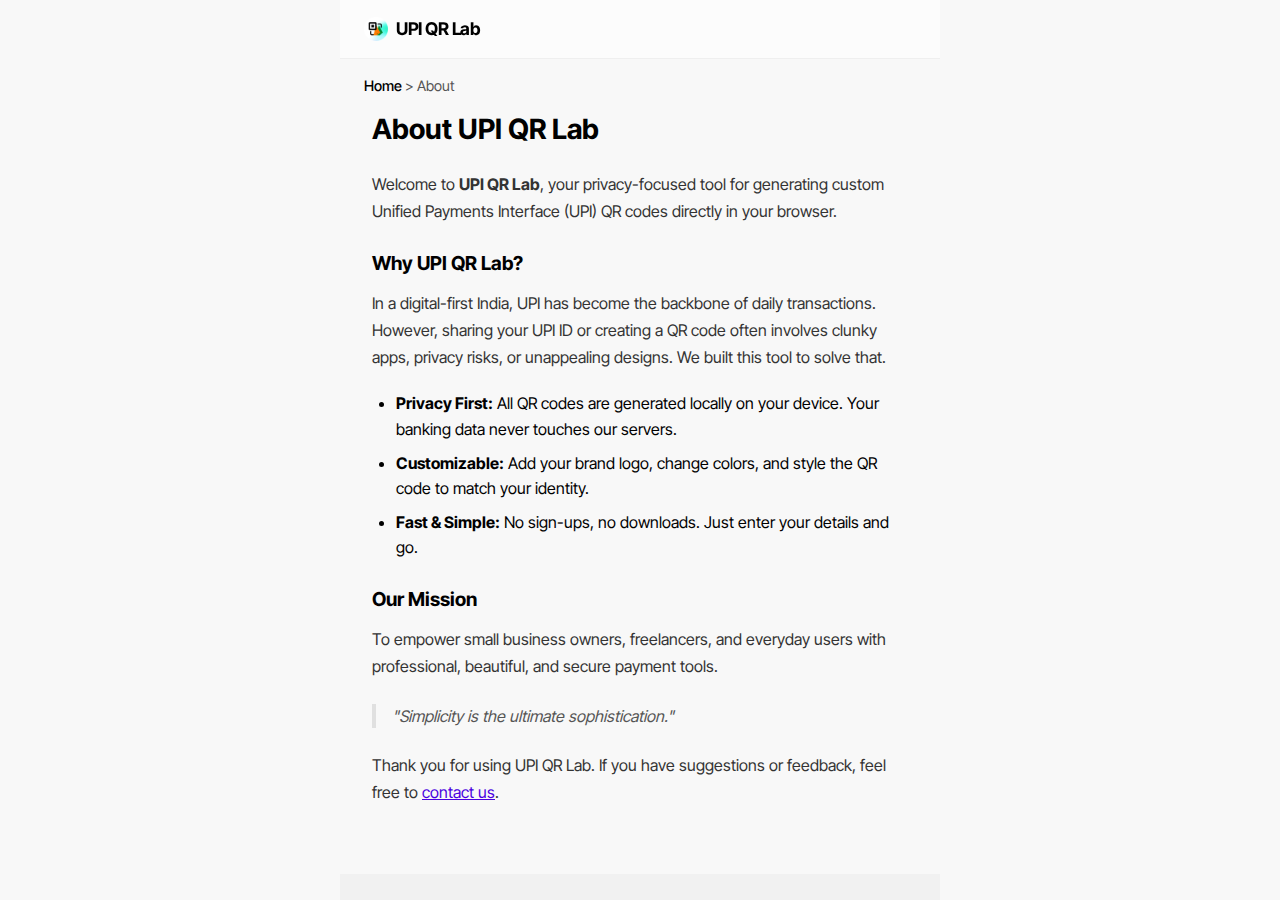
<file: pages/about/index.html>
<!DOCTYPE html>
<html lang="en">

<head>
    <meta charset="UTF-8">
    <meta name="viewport" content="width=device-width, initial-scale=1.0, maximum-scale=1.0, user-scalable=no">
    <title>About - UPI QR Lab</title>
    <meta name="theme-color" content="#ffffff">

    <link rel="stylesheet" href="/create/style.css">
    <link rel="stylesheet" href="/pages/pages.css">

    <link rel="icon" type="image/x-icon" href="/assets/favicon.ico">

    <script src="/pages/pages.js" defer></script>
</head>

<body>

    <header class="top-bar">
        <div class="logo-area">
            <a href="/" style="display: flex; align-items: center; text-decoration: none; color: inherit; gap: 0.5rem">
                <img src="/assets/favicon-32x32.png" alt="Logo" class="app-logo">
                <h1>UPI QR Lab</h1>
            </a>
        </div>
    </header>

    <div class="page-container">

        <nav class="breadcrumb">
            <a href="/">Home</a> &gt; <span>About</span>
        </nav>

        <main class="content-area">
            <h1>About UPI QR Lab</h1>

            <p>Welcome to <strong>UPI QR Lab</strong>, your privacy-focused tool for generating custom Unified Payments
                Interface (UPI) QR codes directly in your browser.</p>

            <h3>Why UPI QR Lab?</h3>
            <p>In a digital-first India, UPI has become the backbone of daily transactions. However, sharing your UPI ID
                or creating a QR code often involves clunky apps, privacy risks, or unappealing designs. We built this
                tool to solve that.</p>

            <ul>
                <li><strong>Privacy First:</strong> All QR codes are generated locally on your device. Your banking data
                    never touches our servers.</li>
                <li><strong>Customizable:</strong> Add your brand logo, change colors, and style the QR code to match
                    your identity.</li>
                <li><strong>Fast & Simple:</strong> No sign-ups, no downloads. Just enter your details and go.</li>
            </ul>

            <h3>Our Mission</h3>
            <p>To empower small business owners, freelancers, and everyday users with professional, beautiful, and
                secure payment tools.</p>

            <blockquote>
                "Simplicity is the ultimate sophistication."
            </blockquote>

            <p>Thank you for using UPI QR Lab. If you have suggestions or feedback, feel free to <a
                    href="/pages/contact">contact us</a>.</p>
        </main>

        <footer class="page-footer">
            <p>&copy; <span id="current-year"></span> UPI QR Lab. All rights reserved.</p>
            <div style="margin-top: 0.5rem;">
                <a href="/pages/privacy-policy">Privacy</a>
                <a href="/pages/disclaimer">Disclaimer</a>
            </div>
        </footer>
    </div>

</body>

</html>
</file>
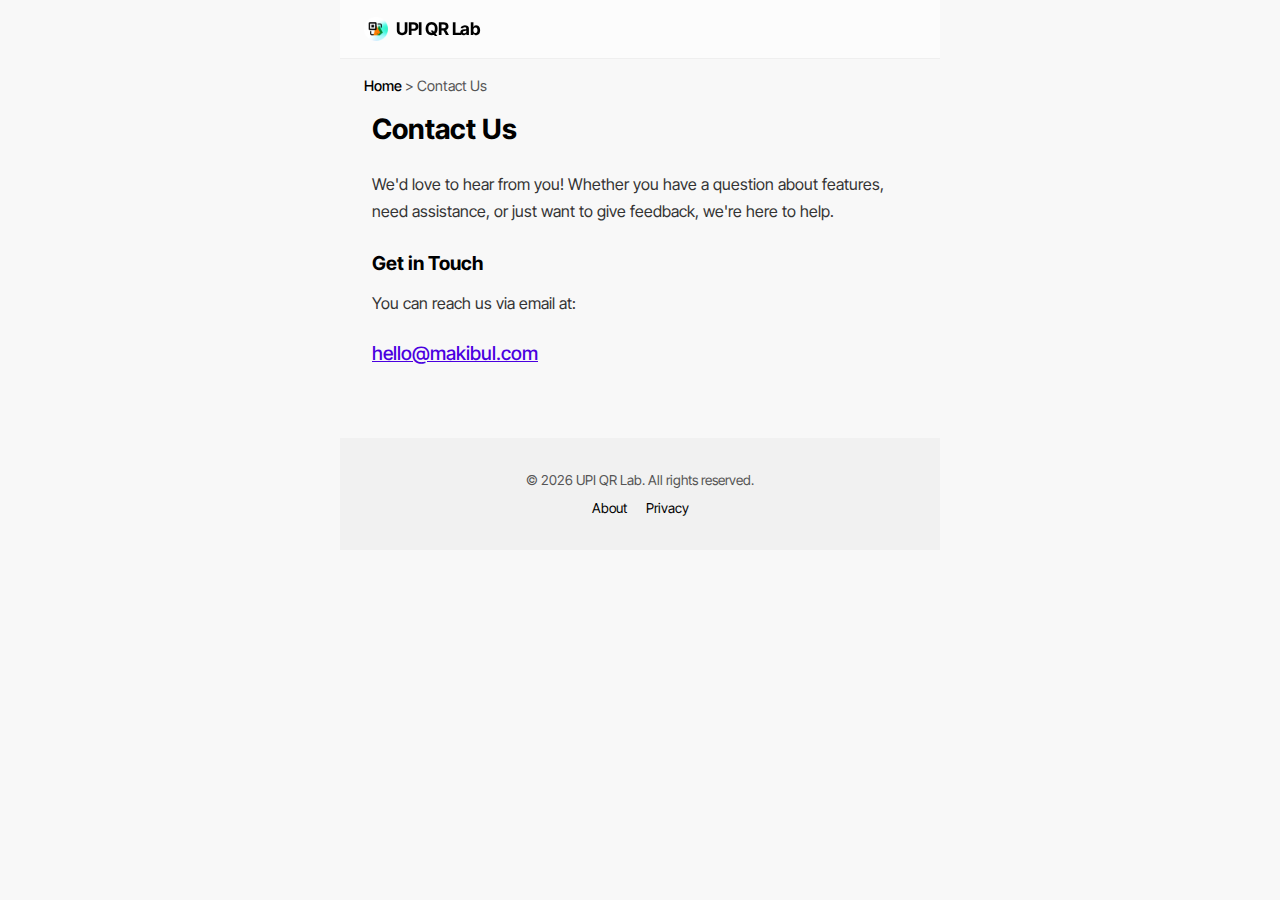
<file: pages/contact/index.html>
<!DOCTYPE html>
<html lang="en">

<head>
    <meta charset="UTF-8">
    <meta name="viewport" content="width=device-width, initial-scale=1.0, maximum-scale=1.0, user-scalable=no">
    <title>Contact Us - UPI QR Lab</title>
    <meta name="theme-color" content="#ffffff">

    <link rel="stylesheet" href="/create/style.css">
    <link rel="stylesheet" href="/pages/pages.css">

    <link rel="icon" type="image/x-icon" href="/assets/favicon.ico">

    <script src="/pages/pages.js" defer></script>
</head>

<body>

    <header class="top-bar">
        <div class="logo-area">
            <a href="/" style="display: flex; align-items: center; text-decoration: none; color: inherit; gap: 0.5rem">
                <img src="/assets/favicon-32x32.png" alt="Logo" class="app-logo">
                <h1>UPI QR Lab</h1>
            </a>
        </div>
    </header>

    <div class="page-container">
        <nav class="breadcrumb">
            <a href="/">Home</a> &gt; <span>Contact Us</span>
        </nav>

        <main class="content-area">
            <h1>Contact Us</h1>
            <p>We'd love to hear from you! Whether you have a question about features, need assistance, or just want to
                give feedback, we're here to help.</p>

            <h3>Get in Touch</h3>
            <p>You can reach us via email at:</p>
            <p style="font-size: 1.2rem; font-weight: 500;">
                <a href="mailto:hello@makibul.com">hello@makibul.com</a>
            </p>

        </main>

        <footer class="page-footer">
            <p>&copy; <span id="current-year"></span> UPI QR Lab. All rights reserved.</p>
            <div style="margin-top: 0.5rem;">
                <a href="/pages/about">About</a>
                <a href="/pages/privacy-policy">Privacy</a>
            </div>
        </footer>
    </div>

</body>

</html>
</file>
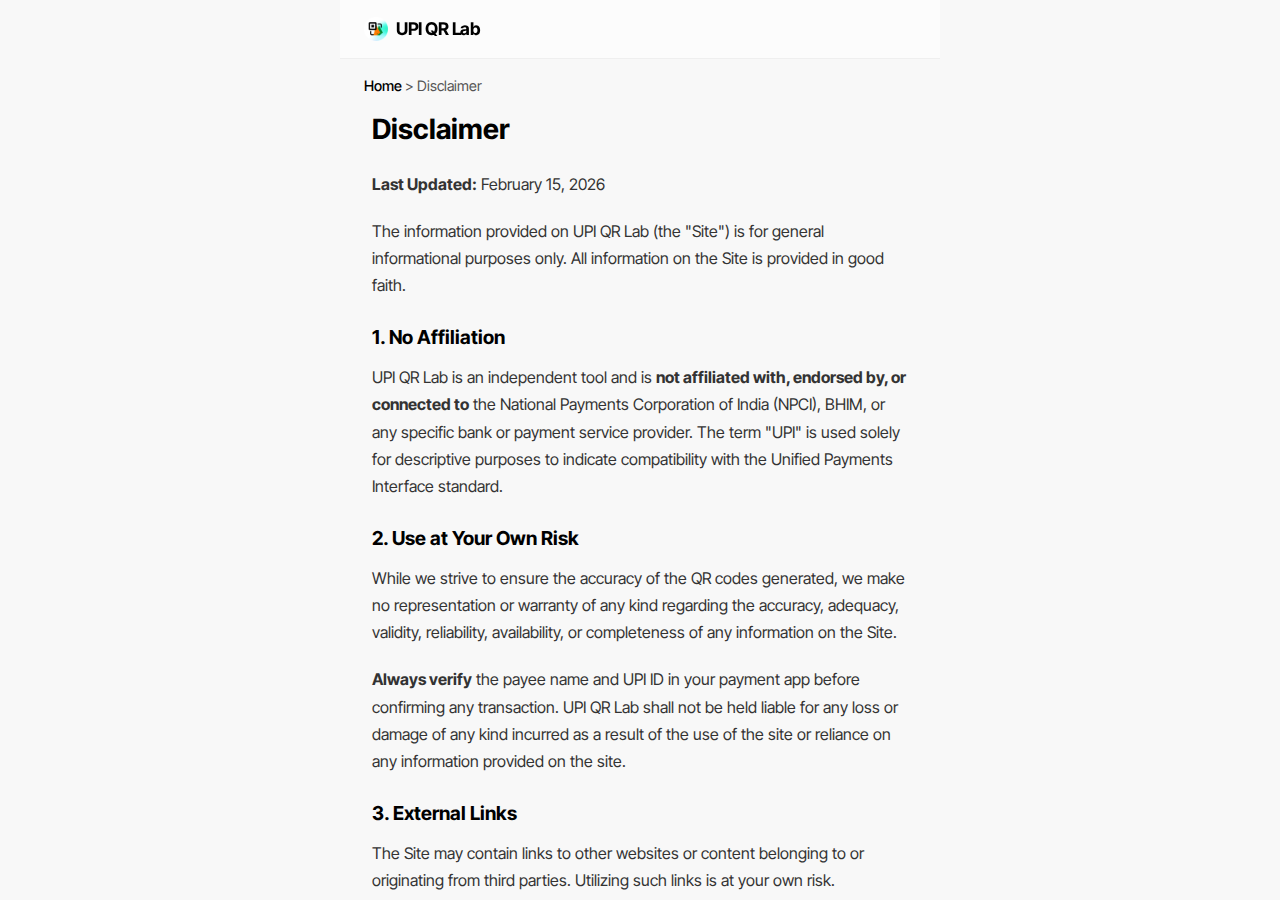
<file: pages/disclaimer/index.html>
<!DOCTYPE html>
<html lang="en">

<head>
    <meta charset="UTF-8">
    <meta name="viewport" content="width=device-width, initial-scale=1.0, maximum-scale=1.0, user-scalable=no">
    <title>Disclaimer - UPI QR Lab</title>
    <meta name="theme-color" content="#ffffff">

    <link rel="stylesheet" href="/create/style.css">
    <link rel="stylesheet" href="/pages/pages.css">

    <script src="/pages/pages.js" defer></script>
</head>

<body>

    <header class="top-bar">
        <div class="logo-area">
            <a href="/" style="display: flex; align-items: center; text-decoration: none; color: inherit; gap: 0.5rem">
                <img src="/assets/favicon-32x32.png" alt="Logo" class="app-logo">
                <h1>UPI QR Lab</h1>
            </a>
        </div>
    </header>

    <div class="page-container">
        <nav class="breadcrumb">
            <a href="/">Home</a> &gt; <span>Disclaimer</span>
        </nav>

        <main class="content-area">
            <h1>Disclaimer</h1>
            <p><strong>Last Updated:</strong> February 15, 2026</p>

            <p>The information provided on UPI QR Lab (the "Site") is for general informational purposes only. All
                information on the Site is provided in good faith.</p>

            <h3>1. No Affiliation</h3>
            <p>UPI QR Lab is an independent tool and is <strong>not affiliated with, endorsed by, or connected
                    to</strong> the National Payments Corporation of India (NPCI), BHIM, or any specific bank or payment
                service provider. The term "UPI" is used solely for descriptive purposes to indicate compatibility with
                the Unified Payments Interface standard.</p>

            <h3>2. Use at Your Own Risk</h3>
            <p>While we strive to ensure the accuracy of the QR codes generated, we make no representation or warranty
                of any kind regarding the accuracy, adequacy, validity, reliability, availability, or completeness of
                any information on the Site.</p>

            <p><strong>Always verify</strong> the payee name and UPI ID in your payment app before confirming any
                transaction. UPI QR Lab shall not be held liable for any loss or damage of any kind incurred as a result
                of the use of the site or reliance on any information provided on the site.</p>

            <h3>3. External Links</h3>
            <p>The Site may contain links to other websites or content belonging to or originating from third parties.
                Utilizing such links is at your own risk.</p>
        </main>

        <footer class="page-footer">
            <p>&copy; <span id="current-year"></span> UPI QR Lab. All rights reserved.</p>
            <div style="margin-top: 0.5rem;">
                <a href="/pages/about">About</a>
                <a href="/pages/privacy-policy">Privacy</a>
                <a href="/pages/contact">Contact</a>
            </div>
        </footer>
    </div>

</body>

</html>
</file>
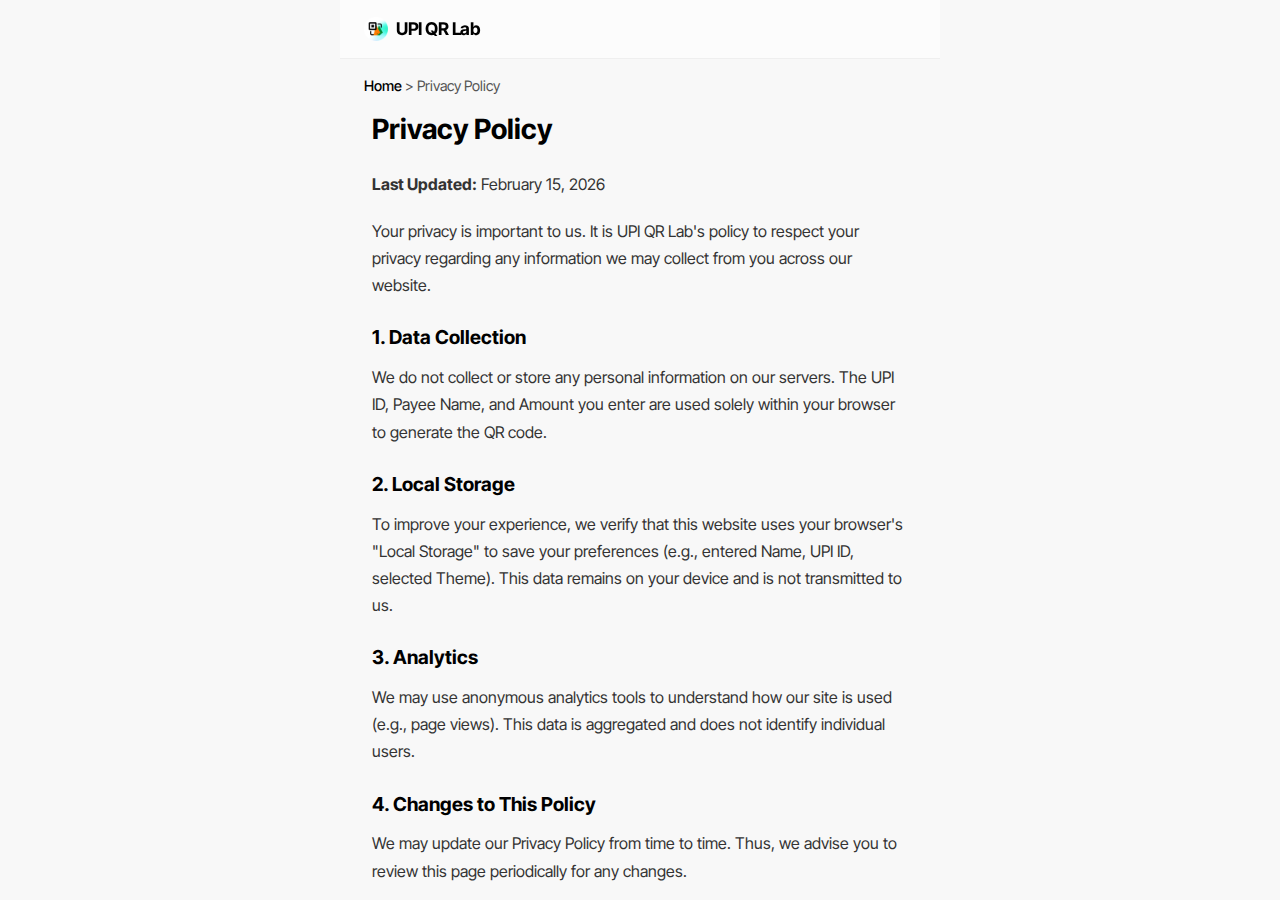
<file: pages/privacy-policy/index.html>
<!DOCTYPE html>
<html lang="en">

<head>
    <meta charset="UTF-8">
    <meta name="viewport" content="width=device-width, initial-scale=1.0, maximum-scale=1.0, user-scalable=no">
    <title>Privacy Policy - UPI QR Lab</title>
    <meta name="theme-color" content="#ffffff">

    <link rel="stylesheet" href="/create/style.css">
    <link rel="stylesheet" href="/pages/pages.css">

    <script src="/pages/pages.js" defer></script>
</head>

<body>

    <header class="top-bar">
        <div class="logo-area">
            <a href="/" style="display: flex; align-items: center; text-decoration: none; color: inherit; gap: 0.5rem">
                <img src="/assets/favicon-32x32.png" alt="Logo" class="app-logo">
                <h1>UPI QR Lab</h1>
            </a>
        </div>
    </header>

    <div class="page-container">
        <nav class="breadcrumb">
            <a href="/">Home</a> &gt; <span>Privacy Policy</span>
        </nav>

        <main class="content-area">
            <h1>Privacy Policy</h1>
            <p><strong>Last Updated:</strong> February 15, 2026</p>

            <p>Your privacy is important to us. It is UPI QR Lab's policy to respect your privacy regarding any
                information we may collect from you across our website.</p>

            <h3>1. Data Collection</h3>
            <p>We do not collect or store any personal information on our servers. The UPI ID, Payee Name, and Amount
                you enter are used solely within your browser to generate the QR code.</p>

            <h3>2. Local Storage</h3>
            <p>To improve your experience, we verify that this website uses your browser's "Local Storage" to save your
                preferences (e.g., entered Name, UPI ID, selected Theme). This data remains on your device and is not
                transmitted to us.</p>

            <h3>3. Analytics</h3>
            <p>We may use anonymous analytics tools to understand how our site is used (e.g., page views). This data is
                aggregated and does not identify individual users.</p>

            <h3>4. Changes to This Policy</h3>
            <p>We may update our Privacy Policy from time to time. Thus, we advise you to review this page periodically
                for any changes.</p>

            <p>If you have any questions about our Privacy Policy, do not hesitate to <a href="/pages/contact">contact
                    us</a>.</p>
        </main>

        <footer class="page-footer">
            <p>&copy; <span id="current-year"></span> UPI QR Lab. All rights reserved.</p>
            <div style="margin-top: 0.5rem;">
                <a href="/pages/about">About</a>
                <a href="/pages/disclaimer">Disclaimer</a>
            </div>
        </footer>
    </div>

</body>

</html>
</file>
<file: create/style.css>
@font-face {
    font-display: swap;
    font-family: 'Inter Tight';
    font-style: normal;
    font-weight: 400;
    src: url('/assets/fonts/inter-tight-v7-latin-regular.woff2') format('woff2');
}

@font-face {
    font-display: swap;
    font-family: 'Inter Tight';
    font-style: normal;
    font-weight: 500;
    src: url('/assets/fonts/inter-tight-v7-latin-500.woff2') format('woff2');
}

@font-face {
    font-display: swap;
    font-family: 'Inter Tight';
    font-style: normal;
    font-weight: 700;
    src: url('/assets/fonts/inter-tight-v7-latin-700.woff2') format('woff2');
}

:root {
    --bg-color: #ffffff;
    --text-primary: #000000;
    --text-secondary: #555555;
    --accent-color: #000000;
    --card-bg: rgba(255, 255, 255, 0.8);
    --destructive: #ff0000;
    --border-color: #e0e0e0;
    --border-focus: #000000;
    --success-color: #008000;

    --shadow-soft: rgba(0, 0, 0, 0.1) 0px 1px 3px 0px, rgba(0, 0, 0, 0.06) 0px 1px 2px 0px;
    --shadow-hover: 0 8px 16px rgba(0, 0, 0, 0.08);

    --radius-sm: 8px;
    --radius-md: 12px;
    --radius-lg: 16px;
    --radius-xl: 24px;

    --font-stack: 'Inter Tight', -apple-system, BlinkMacSystemFont, "Segoe UI", Roboto, sans-serif;
}

* {
    box-sizing: border-box;
    margin: 0;
    padding: 0;
    -webkit-tap-highlight-color: transparent;
    user-select: none;
    -webkit-user-select: none;
}

img {
    pointer-events: none;
    -webkit-user-drag: none;
    user-drag: none;
    -webkit-touch-callout: none;
}

.line-clamp-2 {
    display: -webkit-box;
    -webkit-line-clamp: 2;
    line-clamp: 2;
    -webkit-box-orient: vertical;
    overflow: hidden;
}

input,
textarea {
    user-select: text;
    -webkit-user-select: text;
}

body {
    font-family: var(--font-stack);
    background-color: #f8f8f8;

    color: var(--text-primary);
    line-height: 1.5;
    height: 100vh;
    display: flex;
    flex-direction: column;
    overflow: hidden;
    max-width: 600px;
    margin: 0 auto;
}

@keyframes slideUp {
    from {
        transform: translateY(100%);
    }

    to {
        transform: translateY(0);
    }
}

@keyframes fadeIn {
    from {
        opacity: 0;
    }

    to {
        opacity: 1;
    }
}

@keyframes pulseBorder {
    0% {
        border-color: transparent;
    }

    50% {
        border-color: #000;
    }

    100% {
        border-color: transparent;
    }
}

.hidden {
    display: none !important;
}

.full-width {
    width: 100%;
}

.text-success {
    color: var(--success-color);
    font-weight: 600;
}

.text-error {
    color: var(--destructive);
}

.top-bar {
    display: flex;
    justify-content: space-between;
    align-items: center;
    padding: 1rem 1.5rem;
    backdrop-filter: blur(10px);
    background: rgba(255, 255, 255, 0.6);
    z-index: 10;
    border-bottom: 1px solid rgba(0, 0, 0, 0.05);
}

.logo-area {
    display: flex;
    align-items: center;
    gap: 0.5rem;
}

.app-logo {
    width: 24px;
    height: 24px;
    object-fit: contain;
}

.logo-area h1 {
    font-size: 1.1rem;
    font-weight: 700;
    letter-spacing: -0.5px;
    color: #000;
    display: flex;
    align-items: center;
    gap: 0.5rem;
}

.tagline-container {
    display: inline-flex;
    align-items: stretch;
    border-radius: 6px;
    overflow: hidden;
    vertical-align: middle;
    margin-left: 0.2rem;
    font-size: 0.65rem;
    font-weight: 600;
}

.tagline-pill {
    padding: 1px 5px;
    background: #e5e5e5;
    color: #333;
    display: flex;
    align-items: center;
    letter-spacing: 0;
}

.tagline-pill.update {
    background: #000;
    color: #fff;
    cursor: pointer;
    border: none;
    font-weight: 700;
    transition: background 0.2s;
}

.tagline-pill.update:hover {
    background: #333;
}

.tagline-pill.hidden {
    display: none;
}

.nav-tabs {
    display: flex;
    gap: 0.25rem;
    background: #eee;
    padding: 3px;
    border-radius: 50px;
}

.nav-btn {
    background: none;
    border: none;
    cursor: pointer;
    color: #888;
    width: 36px;
    height: 36px;
    border-radius: 50%;
    display: flex;
    align-items: center;
    justify-content: center;
    transition: all 0.2s;
}

.nav-btn.active {
    color: white;
    background: #000;
}

main {
    flex: 1;
    overflow-y: auto;
    position: relative;
    padding: 1rem 1.25rem 2rem 1.25rem;
}

.view-section {
    display: none;
    animation: fadeIn 0.3s ease;
}

.view-section.active {
    display: block;
}

.home-top-row {
    display: flex;
    gap: 1rem;
    align-items: stretch;
    margin-bottom: 2rem;
}

.upi-info-card {
    flex: 1;

    background: var(--card-bg);
    backdrop-filter: blur(8px);
    border-radius: var(--radius-lg);
    border: 1px solid var(--border-color);
    padding: 1.25rem;
    text-align: center;
    box-shadow: var(--shadow-soft);
    transition: border-color 0.3s;
    display: flex;
    flex-direction: column;
    justify-content: center;
    margin-bottom: 0;

}

.upi-info-card.glow-animate {
    animation: pulseBorder 1.5s ease-in-out;
}

.upi-label {
    display: block;
    font-size: 0.7rem;
    letter-spacing: 1px;
    color: var(--text-secondary);
    font-weight: 700;
    text-transform: uppercase;
    margin-bottom: 0.25rem;
}

.payee-name {
    font-weight: 700;
    color: #000;
    margin-bottom: 0.1rem;
}

.upi-id {
    color: var(--text-secondary);
    font-family: monospace;
    font-size: 0.75rem;
    background: #f0f0f0;
    padding: 0.2rem 0.6rem;
    border-radius: 12px;
    display: inline-block;
}

.qr-preview-card {
    display: flex;
    flex-direction: column;

    align-items: center;
    justify-content: center;
    background: white;
    border-radius: var(--radius-lg);
    padding: 1rem;
    box-shadow: var(--shadow-soft);
    border: 1px solid var(--border-color);
    cursor: pointer;
    transition: transform 0.1s;
    min-width: 140px;

    margin-bottom: 0;
}

.qr-preview-card:active {
    transform: scale(0.98);
}

#preview-qr-container {
    width: 80px;

    height: 80px;
    margin-bottom: 0.5rem;
}

#preview-qr-container svg {
    width: 100% !important;
    height: 100% !important;
}

.qr-preview-text {
    display: flex;
    align-items: center;
    font-size: 0.8rem;
    color: var(--text-secondary);
    font-weight: 600;
    text-align: center;
    white-space: nowrap;
}

.qr-preview-text svg {
    height: 1rem;
    width: 1rem;
}

.amount-entry-container {
    text-align: center;
    margin-bottom: 1.5rem;
}

.amount-display-wrapper {
    display: inline-flex;
    align-items: center;
    justify-content: center;
    font-size: 2.75rem;
    font-weight: 700;
    color: #000;
    font-family: var(--font-stack);
}

.currency-symbol {
    color: #888;
    margin-right: 2px;
    font-weight: 400;
    font-family: var(--font-stack);
}

.amount-field-container {
    border: none;
    background: transparent;
    font-size: inherit;
    font-weight: inherit;
    color: inherit;
    min-width: 1ch;
    text-align: left;
    outline: none;
    letter-spacing: -1px;
    font-family: var(--font-stack);
    padding: 0;
    margin: 0;
    display: inline-flex;
    justify-content: flex-start;
    align-items: center;
    overflow: visible;
}

.amount-digit {
    display: inline-block;
}

.amount-digit.anim-enter {
    animation: anim-float-down 0.2s ease-out forwards;
}

.amount-digit.anim-exit {
    animation: anim-float-up 0.2s ease-in forwards;
}

.amount-placeholder {
    color: #ddd;
    animation: fade-in 0.2s ease forwards;
}

@keyframes anim-float-down {
    0% {
        opacity: 0;
        transform: translateY(-20px);
    }

    100% {
        opacity: 1;
        transform: translateY(0);
    }
}

@keyframes anim-float-up {
    0% {
        opacity: 1;
        transform: translateY(0);
    }

    100% {
        opacity: 0;
        transform: translateY(-20px);
    }
}

@keyframes fade-in {
    from {
        opacity: 0;
    }

    to {
        opacity: 1;
    }
}

.toast {
    position: fixed;
    top: 20px;
    left: 50%;
    transform: translateX(-50%);
    background-color: var(--destructive);
    color: white;
    padding: 0.75rem 1.5rem;
    border-radius: 50px;
    box-shadow: 0 4px 12px rgba(220, 38, 38, 0.3);
    font-weight: 600;
    font-size: 0.9rem;
    z-index: 9999;
    pointer-events: none;
    white-space: nowrap;
}

.toast.error {
    background-color: var(--destructive);
}

.toast.success {
    background-color: #22c55e;
}

.toast.anim-enter {
    animation: toast-in 0.4s cubic-bezier(0.175, 0.885, 0.32, 1.275) forwards;
}

.toast.anim-exit {
    animation: toast-out 0.3s ease-in forwards;
}

@keyframes toast-in {
    0% {
        opacity: 0;
        transform: translate(-50%, -100%);
    }

    100% {
        opacity: 1;
        transform: translate(-50%, 0);
    }
}

@keyframes toast-out {
    0% {
        opacity: 1;
        transform: translate(-50%, 0);
    }

    100% {
        opacity: 0;
        transform: translate(-50%, -100%);
    }
}

.keypad {
    display: grid;
    grid-template-columns: repeat(3, 1fr);
    row-gap: 10px;
    column-gap: 5px;
    position: relative;
    margin: auto;
    margin-top: 10px;
    margin-bottom: 10px;
}

.key {
    padding: 17px 0;
    font-size: 25px;
    font-weight: bold;
    text-align: center;
    background-color: #444;
    border-radius: 20px;
    transition: 0.1s ease;
    color: #fff;
    box-shadow: 0px 6px #333;
    border: none;
    font-family: var(--font-stack);
}

.key:active {
    transform: translate(0px, 6px);
    box-shadow: 0px 0px #000;
}

.key:disabled {
    pointer-events: none;
}

#key-backspace {
    font-size: 1.2rem;
    background-color: red;
    box-shadow: 0px 6px #bd0000;
}

#key-backspace:active {
    transform: translate(0px, 6px);
    box-shadow: 0px 0px #000;
}

.settings-list {
    display: flex;
    flex-direction: column;
}

.settings-item {
    display: flex;
    justify-content: space-between;
    align-items: center;
    padding: 1rem;
    background: white;
    border-radius: var(--radius-md);
    box-shadow: var(--shadow-soft);
    cursor: pointer;
    border: 1px solid transparent;
}

.settings-item:active {
    background: #f5f5f5;
}

.setting-label {
    display: flex;
    align-items: center;
    gap: 0.75rem;
    font-weight: 600;
    font-size: 0.95rem;
}

.settings-group {
    background: white;
    border-radius: var(--radius-lg);
    padding: 1.25rem;
    box-shadow: var(--shadow-soft);
}

.settings-group h3 {
    font-size: 1rem;
    font-weight: 700;
    margin-bottom: 1rem;
}

.settings-group label {
    display: block;
    font-size: 0.8rem;
    font-weight: 600;
    color: #666;
    margin-bottom: 0.5rem;
    text-transform: uppercase;
}

.setting-control {
    display: flex;
    align-items: center;
    justify-content: space-between;
    gap: 0.75rem;
    margin-bottom: 1rem;
}

.setting-control:last-child {
    margin-bottom: 0;
}

.sheet-handle-bar {
    width: 100%;
    height: 32px;

    display: flex;
    justify-content: center;
    align-items: center;
    cursor: grab;
    touch-action: none;
    flex-shrink: 0;
}

.sheet-handle-pill {
    width: 40px;
    height: 5px;
    background-color: #e0e0e0;
    border-radius: 5px;
}

.custom-select {
    position: relative;
    flex: 1;
    cursor: pointer;
    font-size: 0.9rem;
    color: #000;
}

.custom-select:focus {
    outline: none;
}

.select-trigger {
    display: flex;
    align-items: center;
    justify-content: space-between;
    height: 42px;
    padding: 0 0.75rem;
    border: 1px solid var(--border-color);
    border-radius: var(--radius-md);
    background-color: #f9f9f9;
    user-select: none;
    white-space: nowrap;
    overflow: hidden;
    text-overflow: ellipsis;
}

.select-trigger::after {
    content: '';
    width: 16px;
    height: 16px;
    background-image: url("data:image/svg+xml;charset=UTF-8,%3csvg xmlns='http://www.w3.org/2000/svg' viewBox='0 0 24 24' fill='none' stroke='currentColor' stroke-width='2' stroke-linecap='round' stroke-linejoin='round'%3e%3cpolyline points='6 9 12 15 18 9'%3e%3c/polyline%3e%3c/svg%3e");
    background-repeat: no-repeat;
    background-position: center;
    flex-shrink: 0;
    margin-left: 0.5rem;
}

.custom-select.open .select-trigger {
    border-color: #000;
}

.custom-options {
    position: absolute;
    top: 100%;
    left: 0;
    width: 100%;
    background: white;
    border: 1px solid var(--border-color);
    border-radius: var(--radius-md);
    margin-top: 4px;
    box-shadow: 0 4px 12px rgba(0, 0, 0, 0.1);
    z-index: 100;
    display: none;
    max-height: 200px;
    overflow-y: auto;
}

.custom-select.open .custom-options {
    display: block;
}

.custom-option {
    padding: 0.75rem;
    cursor: pointer;
    transition: background 0.1s;
}

.custom-option:hover {
    background: #f0f0f0;
}

.custom-option.selected {
    background: #e6f7ff;

    font-weight: 600;
}

.logo-presets-row {
    display: flex;
    gap: 0.5rem;
    margin-bottom: 1rem;
    flex-wrap: wrap;

}

.btn-preset-logo {
    background: #fff;
    border: 1px solid var(--border-color);
    border-radius: var(--radius-md);
    padding: 0.25rem 0.75rem;
    cursor: pointer;
    transition: all 0.2s;
    display: flex;
    align-items: center;
    justify-content: center;
    min-height: 36px;
}

.btn-preset-logo img {
    height: 24px;
    width: auto;
    object-fit: contain;
    display: block;
}

.btn-preset-logo:hover {
    border-color: #000;
    transform: translateY(-1px);
    box-shadow: 0 2px 5px rgba(0, 0, 0, 0.05);
}

.logo-preview-row {
    display: flex;
    align-items: center;
    justify-content: space-between;

    gap: 1rem;
    background: #f9f9f9;
    padding: 0.75rem;
    border-radius: var(--radius-md);
    margin-top: 1rem;
}

.logo-preview-left {
    display: flex;
    align-items: center;
    gap: 1rem;
}

.logo-preview-left p {
    margin: 0;
    font-size: 0.85rem;
    font-weight: 600;
    color: #666;
}

.logo-preview-wrapper {
    width: 48px;
    height: 48px;
    border-radius: 8px;

    border: 1px solid #ddd;
    background: white;
    display: flex;
    align-items: center;
    justify-content: center;
    overflow: hidden;
}

.logo-preview-wrapper img {
    max-width: 100%;
    max-height: 100%;
    object-fit: contain;
}

#btn-remove-logo,
#btn-remove-bg {
    width: 32px;

    height: 32px;
    color: var(--destructive);
    background: rgba(255, 0, 0, 0.05);
    border-color: transparent;
    padding: 0;
}

#btn-remove-logo:hover,
#btn-remove-bg:hover {
    background: rgba(255, 0, 0, 0.1);
}

input[type=range] {
    -webkit-appearance: none;
    -moz-appearance: none;
    appearance: none;
    width: 100%;
    background: transparent;
    cursor: pointer;
    height: 24px;

    margin: 0;
}

input[type=range]:focus {
    outline: none;
}

input[type=range]::-webkit-slider-runnable-track {
    width: 100%;
    height: 6px;
    background: #e0e0e0;
    border-radius: 6px;
    border: none;
}

input[type=range]::-moz-range-track {
    width: 100%;
    height: 6px;
    background: #e0e0e0;
    border-radius: 6px;
    border: none;
}

input[type=range]::-webkit-slider-thumb {
    -webkit-appearance: none;
    height: 20px;
    width: 20px;
    border-radius: 50%;
    background: #000;

    margin-top: -7px;

    box-shadow: 0 2px 4px rgba(0, 0, 0, 0.2);
    border: 2px solid white;
}

input[type=range]::-moz-range-thumb {
    height: 20px;
    width: 20px;
    border-radius: 50%;
    background: #000;
    border: 2px solid white;
    box-shadow: 0 2px 4px rgba(0, 0, 0, 0.2);
}

select:focus {
    border-color: #000;
    outline: none;
}

.color-preview {
    width: 42px;

    height: 42px;
    border-radius: 10px;
    border: 2px solid #fff;
    box-shadow: 0 2px 4px rgba(0, 0, 0, 0.1);
    cursor: pointer;
    flex-shrink: 0;
}

.logo-import-row {
    display: flex;
    gap: 0.5rem;
    margin-bottom: 1rem;
    align-items: center;
}

#logo-url-input,
#bg-url-input {
    flex: 1;
    height: 38px;
    padding: 0 0.75rem;
    border: 1px solid var(--border-color);
    border-radius: var(--radius-md);
    font-size: 0.9rem;
    background: #f9f9f9;
    min-width: 0;
}

#logo-url-input:focus,
#bg-url-input:focus {
    border-color: #000;
    outline: none;
    background: white;
}

.btn-sm,
.btn-primary,
.btn-secondary,
.btn-destructive {
    font-family: inherit;
    font-weight: 600;
    border: none;
    cursor: pointer;
    transition: all 0.2s;
    display: inline-flex;
    align-items: center;
    justify-content: center;
    gap: 0.5rem;
}

label.btn-secondary {
    display: flex;
}

.btn-sm {
    height: 38px;

    padding: 0 0.75rem;
    font-size: 0.8rem;
    background: #000;
    color: white;
    border-radius: 8px;
    white-space: nowrap;
    flex-shrink: 0;
}

.btn-sm:disabled {
    background: #ccc;
    cursor: not-allowed;
    opacity: 0.7;
}

.btn-icon {
    width: 100%;
    padding: 0.75rem;
    background: white;
    border: 1px solid #ddd;
    color: #000;
    border-radius: 8px;
    font-size: 0.9rem;
    display: flex;

    align-items: center;
    justify-content: center;
}

.btn-icon:hover {
    background: #f0f0f0;
}

.btn-primary {
    background: #000;
    color: white;
    padding: 0.9rem;
    border-radius: var(--radius-lg);
    font-size: 1rem;
    box-shadow: 0 4px 10px rgba(0, 0, 0, 0.2);
}

.btn-primary:active:not(:disabled) {
    transform: translateY(1px);
    opacity: 0.9;
}

.btn-primary:disabled {
    background: #ccc;
    box-shadow: none;
    cursor: not-allowed;
}

.btn-secondary {
    background: white;
    color: #000;
    border: 1px solid #000;
    padding: 0.9rem;
    border-radius: var(--radius-lg);
    font-size: 1rem;
}

.btn-secondary:active:not(:disabled) {
    background: #f0f0f0;
}

.btn-destructive {
    background: transparent;
    color: var(--destructive);
    padding: 0.75rem;
    border: 1px solid transparent;
    border-radius: var(--radius-md);
    width: 100%;
    font-size: 0.9rem;
}

.btn-destructive:active {
    background: rgba(255, 0, 0, 0.05);
}

.bottom-sheet-overlay {
    position: fixed;
    top: 0;
    left: 0;
    width: 100%;
    height: 100%;
    background: rgba(0, 0, 0, 0.5);
    backdrop-filter: blur(5px);
    z-index: 100;
    display: block;
    opacity: 0;
    visibility: hidden;
    transition: opacity 0.3s, visibility 0.3s;
}

.bottom-sheet-overlay.open {
    opacity: 1;
    visibility: visible;
}

.bottom-sheet {
    position: absolute;
    bottom: 0;
    left: 50%;
    width: 100%;
    max-width: calc(600px - 2rem);
    background: rgba(255, 255, 255, 0.95);
    backdrop-filter: blur(10px);
    border-top-left-radius: var(--radius-xl);
    border-top-right-radius: var(--radius-xl);
    padding: 1rem;
    box-shadow: 0 -5px 20px rgba(0, 0, 0, 0.1);
    transform: translateX(-50%) translateY(100%);

    transition: transform 0.3s cubic-bezier(0.2, 0.9, 0.2, 1);
    max-height: 90vh;
    overflow-y: auto;
}

.bottom-sheet-overlay.open .bottom-sheet {
    transform: translateX(-50%) translateY(0);

}

.sheet-header {
    display: flex;
    justify-content: space-between;
    align-items: center;
    margin-bottom: 1.25rem;
}

.sheet-header h2 {
    font-size: 1.2rem;
    margin: 0;
    flex: 1;
    text-align: center;
}

.btn-close-sheet {
    background: #ddd;
    border: none;
    padding: 0.5rem 0 0.6rem;
    font-size: 1rem;
    cursor: pointer;
    height: 2rem;
    width: 2rem;
    color: #888;
    display: flex;
    border-radius: 50%;
    align-items: center;
    justify-content: center;
}

.sheet-tabs {
    background: #f0f0f0;
    padding: 3px;
    border-radius: 12px;
    display: flex;
    margin-bottom: 1.5rem;
}

.sheet-tab {
    flex: 1;
    padding: 0.6rem;
    border-radius: 9px;
    background: transparent;
    border: none;
    font-weight: 600;
    color: #666;
    cursor: pointer;
    transition: all 0.2s;
    font-size: 0.9rem;
}

.sheet-tab.active {
    background: white;
    color: #000;
    box-shadow: 0 2px 5px rgba(0, 0, 0, 0.05);
}

.sheet-tab-content {
    display: none !important;
}

.sheet-tab-content.active {
    display: block !important;
    animation: fadeIn 0.2s;
}

.sheet-content {
    display: flex;
    flex-direction: column;
}

.form-group {
    margin-bottom: 1.25rem;
}

.form-group label {
    font-size: 0.85rem;
    color: #666;
    margin-bottom: 0.4rem;
    display: block;
}

.form-group input {
    width: 100%;
    padding: 0.8rem;
    background: white;
    border: 1px solid #ddd;
    border-radius: var(--radius-md);
    font-size: 1rem;
    transition: all 0.2s;
}

.form-group input:focus {
    border-color: #000;
    outline: none;
    box-shadow: 0 0 0 2px rgba(0, 0, 0, 0.05);
}

#scanner-container {
    border-radius: var(--radius-lg);
    overflow: hidden;
    position: relative;
    background: #000;
    margin-bottom: 1rem;
}

.scanner-controls {
    display: flex;
    flex-direction: column;
    margin-top: 0.5rem;
}

.scanner-controls button {
    flex: 1;
}

.scan-status {
    text-align: center;
    margin-top: 0.5rem;
    font-size: 0.85rem;
    color: #666;
    height: 1.2em;
}

.qr-capture-area {
    position: relative;

    display: flex;
    flex-direction: column;
    align-items: center;
    padding: 25px 25px 15px;

    gap: 5px;
    width: 450px;
    aspect-ratio: 4/5;
    overflow: hidden;
    font-family: 'Inter Tight';
    font-weight: normal;
    box-shadow: var(--shadow-soft);
    border-radius: 15px;
    z-index: 0;
    transition: color 0.2s, text-shadow 0.2s;
}

.qr-bg-layer {
    position: absolute;
    top: 0;
    left: 0;
    width: 100%;
    height: 100%;
    z-index: -1;
    background-size: cover;
    background-position: center;
    background-repeat: no-repeat;
    border-radius: inherit;
    pointer-events: none;
}

.qr-header-info,
.large-qr-container,
.qr-context-text,
.qr-footer {
    position: relative;
    z-index: 1;
}

.bg-presets-container {
    position: relative;
    display: flex;
    align-items: center;
    border-radius: var(--radius-md);
    gap: 0.5rem;
}

.bg-presets-scroll {
    display: flex;
    gap: 0.5rem;
    overflow-x: auto;
    padding: 0.25rem;
    scroll-behavior: smooth;
    scrollbar-width: none;
    -ms-overflow-style: none;
    width: 100%;
}

.bg-presets-scroll::-webkit-scrollbar {
    display: none;
}

.btn-preset-theme {
    width: 8rem;
    height: 10rem;
    border-radius: var(--radius-md);
    border: 2px solid transparent;
    padding: 0;
    overflow: hidden;
    cursor: pointer;
    flex-shrink: 0;
    transition: transform 0.2s, border-color 0.2s;
    position: relative;
    background: #fff;
    box-shadow: 0 1px 3px rgba(0, 0, 0, 0.1);
}

.btn-preset-theme img {
    width: 100%;
    height: 100%;
    object-fit: cover;
}

.btn-preset-theme.active {
    border-color: #000;

    transform: scale(0.95);
}

.btn-preset-theme:active {
    transform: scale(0.95);
}

.btn-preset-theme.loading-theme {
    pointer-events: none;
    opacity: 0.7;
}

.theme-loading-overlay {
    position: absolute;
    top: 0;
    left: 0;
    width: 100%;
    height: 100%;
    background: rgba(255, 255, 255, 0.6);
    display: flex;
    align-items: center;
    justify-content: center;
    z-index: 2;
}

.theme-spinner {
    width: 20px;
    height: 20px;
    border: 2px solid rgba(0, 0, 0, 0.1);
    border-left-color: #000;
    border-radius: 50%;
    animation: spin 1s linear infinite;
}

.theme-name {
    position: absolute;
    bottom: 0;
    left: 0;
    width: 100%;
    background: rgba(0, 0, 0, 0.6);
    color: white;
    font-size: 0.65rem;
    text-align: center;
    padding: 2px 0;
    white-space: nowrap;
    overflow: hidden;
    text-overflow: ellipsis;
}

@keyframes spin {
    to {
        transform: rotate(360deg);
    }
}

.btn-preset-bg {
    flex: 0 0 8rem;
    aspect-ratio: 4/5;
    background: #fff;
    border: 1px solid var(--border-color);
    border-radius: var(--radius-md);
    cursor: pointer;
    overflow: hidden;
    padding: 0;
    transition: all 0.2s;

}

.btn-preset-bg img {
    width: 100%;
    height: 100%;
    object-fit: cover;
}

.btn-preset-bg:hover {
    border-color: #000;
    transform: scale(1.05);
}

.scroll-arrow {
    position: absolute;
    top: 50%;
    transform: translateY(-50%);
    width: 28px;
    height: 28px;
    border-radius: 50%;
    background: rgba(255, 255, 255, 0.9);
    border: 1px solid #ddd;
    box-shadow: 0 2px 5px rgba(0, 0, 0, 0.1);
    display: flex;
    align-items: center;
    justify-content: center;
    cursor: pointer;
    z-index: 2;
    color: #333;
    opacity: 0;
    transition: opacity 0.2s, background 0.2s;
}

.bg-presets-container:hover .scroll-arrow {
    opacity: 1;
}

.scroll-arrow.left {
    left: -10px;
}

.scroll-arrow.right {
    right: -10px;
}

.scroll-arrow:hover {
    background: #fff;
    color: #000;
}

.qr-header-info {
    gap: 3px;
    display: flex;
    font-size: 10px;
    text-align: center;
    flex-wrap: wrap;
    justify-content: center;
}

.qr-header-info span {
    text-wrap: nowrap;
}

.large-qr-container {
    padding: 10px 9px 2px 10px;
    margin: 10px 10px 0;
    border: 2px solid #000;
    border-radius: 20px;
    background-color: transparent;

    display: flex;
    align-items: center;
    position: relative;
    overflow: hidden;

}

.qr-layer-glass {
    position: absolute;
    top: 0;
    left: 0;
    width: 100%;
    height: 100%;
    z-index: 0;
    overflow: hidden;
    background-color: transparent;

    pointer-events: none;
}

#glass-bg-image {
    position: absolute;
    top: 0;
    left: 0;
    width: 100%;
    height: 100%;
    object-fit: cover;
    opacity: 0;

    transition: opacity 0.2s;

}

.qr-layer-glass.active #glass-bg-image {
    filter: blur(8px);
    transform: scale(1.1);

}

.qr-layer-glass.active {
    filter: blur(8px);
    transform: scale(1.1);
}

.qr-layer-glass.active {
    filter: blur(8px);
    transform: scale(1.1);

}

.qr-layer-tint {
    position: absolute;
    top: 0;
    left: 0;
    width: 100%;
    height: 100%;
    z-index: 1;
    background-color: #ffffff;

    transition: background-color 0.2s;
}

#preview-qr-container {
    background-color: #ffffff;
    border-radius: 8px;

}

.large-qr-container svg {
    width: 100%;
    height: auto;
}

.qr-context-text {
    font-size: 1.1rem;
    line-height: 1.4;
}

.qr-context-text {
    font-size: 14px;
    text-align: center;
}

.qr-amount-large {
    display: block;
    font-family: 'Inter Tight';
    font-size: 40px;
    font-weight: 700;
}

.qr-payee-highlight {
    font-family: 'Inter Tight';
    font-size: 15px;
    font-weight: 700;
    text-wrap: balance;

    display: -webkit-box;
    -webkit-line-clamp: 2;
    -webkit-box-orient: vertical;
    overflow: hidden;
    text-overflow: ellipsis;
    vertical-align: bottom;
    word-break: break-word;
    max-width: 100%;
}

.qr-footer {
    font-size: 9px;
    text-align: center;
    text-wrap: nowrap;
    margin-top: 10px;
}

.sheet-actions {
    display: flex;
    gap: 0.75rem;
    margin-top: 1rem;
}

.sheet-actions button {
    flex: 1;
}

.spinner {
    width: 16px;
    height: 16px;
    border: 2px solid rgba(255, 255, 255, 0.3);
    border-top-color: black;
    border-radius: 50%;
    animation: spin 0.8s linear infinite;
}

@keyframes spin {
    to {
        transform: rotate(360deg);
    }
}

@media (max-width: 360px) {
    main {
        padding: 1rem 0.75rem 2rem 0.75rem;
    }

    .keypad {
        gap: 0.5rem;
    }

    .key {
        padding: 0.85rem;
        font-size: 1.25rem;
    }

    .amount-display-wrapper {
        font-size: 2.25rem;
    }

    .bottom-sheet {
        padding: 1.25rem 1rem 2rem 1rem;
    }

    .share-tool-row #btn-share-tool {
        flex: 1;
    }
}

.share-tool-row {
    display: flex;
    gap: 0.5rem;
    align-items: stretch;
}

.icon-only {
    flex: 0 0 auto;
    width: 48px;
    display: flex;
    align-items: center;
    justify-content: center;
    padding: 0;
}

.settings-links-list {
    display: flex;
    flex-direction: column;
    background: #f9f9f9;
    border-radius: 8px;
    overflow: hidden;
    border: 1px solid rgba(0, 0, 0, 0.05);
}

.settings-link-item {
    display: block;
    padding: 12px 16px;
    text-decoration: none;
    color: #333;
    font-size: 0.9rem;
    font-weight: 500;
    border-bottom: 1px solid rgba(0, 0, 0, 0.05);
    transition: background 0.2s;
    position: relative;
}

.settings-link-item:last-child {
    border-bottom: none;
}

.settings-link-item:hover {
    background: #f0f0f0;
}

.settings-link-item::after {
    content: '›';
    position: absolute;
    right: 16px;
    color: #999;
    font-size: 1.2rem;
    line-height: 1;
    top: 50%;
    transform: translateY(-50%);
}

.toggle-switch {
    position: relative;
    display: inline-block;
    width: 44px;
    height: 24px;
}

.toggle-switch input {
    opacity: 0;
    width: 0;
    height: 0;
}

.toggle-slider {
    position: absolute;
    cursor: pointer;
    top: 0;
    left: 0;
    right: 0;
    bottom: 0;
    background-color: #ccc;
    transition: .4s;
    border-radius: 24px;
}

.toggle-slider:before {
    position: absolute;
    content: "";
    height: 18px;
    width: 18px;
    left: 3px;
    bottom: 3px;
    background-color: white;
    transition: .4s;
    border-radius: 50%;
    box-shadow: 0 1px 3px rgba(0, 0, 0, 0.3);
}

input:checked+.toggle-slider {
    background-color: #2196F3;
}

input:checked+.toggle-slider:before {
    transform: translateX(20px);
}

input:focus+.toggle-slider {
    box-shadow: 0 0 1px #2196F3;
}

.settings-separator {
    height: 1px;
    background-color: #f0f0f0;
    margin: 1rem -1rem;

    width: calc(100% + 2rem);
}

.section-title {
    font-size: 0.9rem;
    font-weight: 700;
    color: #888;
    margin: 1.5rem 0 0.5rem 0.5rem;
    text-transform: uppercase;
    letter-spacing: 0.05em;
}

.label-subsection {
    font-size: 0.85rem;
    color: #666;
    margin-bottom: 0.5rem;
    display: block;
    font-weight: 500;
}

.label-control {
    font-size: 0.9rem;
    font-weight: normal;
    color: #000;
}

.label-slider {
    margin: 0;
    font-size: 0.8rem;
    font-weight: normal;
    color: #555;
}

.logo-import-row {
    display: flex;
    align-items: center;
    gap: 0.5rem;
    margin-bottom: 0.75rem;
    width: 100%;
}

.logo-import-row input[type="text"] {
    flex: 1;
    width: auto;

}

.btn-icon {
    display: flex;
    align-items: center;
    justify-content: center;
    gap: 0.5rem;
    width: 100%;

}

.logo-preview-left p {
    white-space: nowrap;
    margin-right: 0.5rem;
}

.pwa-instructions-container {
    margin-top: 1.5rem;
}

.pwa-tabs {
    display: flex;
    gap: 0.5rem;
    overflow-x: auto;
    padding-bottom: 0.5rem;
    margin-bottom: 1rem;
    scrollbar-width: none;
    -ms-overflow-style: none;
}

.pwa-tabs::-webkit-scrollbar {
    display: none;
}

.pwa-tab-btn {
    background: #f0f0f0;
    border: none;
    padding: 8px 16px;
    border-radius: 20px;
    font-size: 0.85rem;
    font-weight: 500;
    color: #666;
    white-space: nowrap;
    cursor: pointer;
    transition: all 0.2s;
    font-family: var(--font-stack);
    font-weight: 600;
}

.pwa-tab-btn.active {
    background: #000;
    color: white;
}

.pwa-instruction-content {
    background: #f9f9f9;
    border-radius: 12px;
    padding: 1rem;
    animation: fadeIn 0.3s ease;
    transition: background 0.3s;
}

.pwa-step {
    display: flex;
    align-items: center;
    gap: 12px;
    margin-bottom: 0.75rem;
}

.pwa-step:last-child {
    margin-bottom: 0;
}

.pwa-step p {
    font-size: 0.9rem;
    color: #333;
    line-height: 1.3;
    margin-bottom: 0;
}

.step-icon {
    width: 36px;
    height: 36px;
    background: white;
    border: 1px solid #e0e0e0;
    border-radius: 10px;
    display: flex;
    align-items: center;
    justify-content: center;
    color: #000;
    flex-shrink: 0;
    box-shadow: 0 1px 2px rgba(0, 0, 0, 0.05);
}

.step-icon svg {
    width: 18px;
    height: 18px;
}

.qr-bottom-options {
    position: sticky;
    bottom: 0;
    background-color: #ffffff;
    padding: 1rem;
    border-radius: 1.25rem;
    margin-top: 1rem;
}

.custom-select-container {
    padding-bottom: 0.5rem;
    display: flex;
    align-items: center;
    justify-content: space-between;
}

.custom-select-trigger {
    display: flex;
    align-items: center;
    justify-content: space-between;
    padding: 0.75rem 1rem;
    background-color: #ffffff;
    border: 1px solid var(--border-color);
    border-radius: 10px;
    font-family: inherit;
    font-size: 0.85rem;
    cursor: pointer;
    min-width: 150px;
    position: relative;
    transition: all 0.2s;
    color: var(--text-primary);
    -webkit-appearance: none;
    appearance: none;
}

.custom-select-trigger:hover,
.custom-select-trigger.active {
    border-color: #bbb;
    background: #fafafa;
}

.custom-select-trigger span {
    margin-right: 0.5rem;
    font-weight: 500;
}

.custom-select-options {
    position: absolute;
    bottom: 100%;

    right: 0;
    margin-bottom: 8px;
    background: #fff;
    border-radius: 12px;
    box-shadow: 0 4px 20px rgba(0, 0, 0, 0.15);
    border: 1px solid var(--border-color);
    width: 100%;
    min-width: 150px;
    overflow: hidden;
    z-index: 9999;
    opacity: 0;
    visibility: hidden;

    pointer-events: none;
    transform: translateY(10px) scale(0.95);
    transform-origin: bottom center;
    transition: all 0.2s cubic-bezier(0.16, 1, 0.3, 1);
}

.custom-select-options.open {
    opacity: 1;
    visibility: visible;
    pointer-events: auto;
    transform: translateY(0) scale(1);
}

.custom-option {
    padding: 0.75rem 1rem;
    cursor: pointer;
    font-size: 0.85rem;
    transition: background 0.1s;
    display: flex;
    align-items: center;
    justify-content: space-between;
    color: var(--text-primary);
}

.custom-option:hover {
    background: #f5f5f5;
}

.custom-option.selected {
    background: #f0f0f0;
    font-weight: 600;
}

.custom-option.selected::after {
    content: '';
    width: 6px;
    height: 10px;
    border: solid var(--text-primary);
    border-width: 0 2px 2px 0;
    transform: rotate(45deg);
    margin-left: 8px;
}

#theme-options-menu .custom-option {
    justify-content: left;
}

.color-picker-content {
    display: flex;
    flex-direction: column;
    align-items: center;
    gap: 1.5rem;
    padding: 1rem 0;
}

.cp-picker-area {
    display: flex;
    gap: 1.5rem;
    width: 100%;
    justify-content: center;
    height: 200px;
    touch-action: none;
}

.cp-sb-grid {
    width: 200px;
    height: 200px;
    position: relative;
    border-radius: var(--radius-sm);
    box-shadow: var(--shadow-sm);
    background-color: red;

    background-image:
        linear-gradient(to top, #000, transparent),
        linear-gradient(to right, #fff, transparent);
    cursor: crosshair;
}

.cp-sb-handle {
    width: 16px;
    height: 16px;
    border-radius: 50%;
    border: 2px solid white;
    box-shadow: 0 0 2px rgba(0, 0, 0, 0.5);
    position: absolute;
    top: 50%;
    left: 50%;
    transform: translate(-50%, -50%);
    pointer-events: none;
}

.cp-hue-slider {
    width: 30px;
    height: 100%;
    position: relative;
    border-radius: var(--radius-sm);
    box-shadow: var(--shadow-sm);
    background: linear-gradient(to bottom,
            #f00 0%, #ff0 17%, #0f0 33%, #0ff 50%, #00f 67%, #f0f 83%, #f00 100%);
    cursor: ns-resize;
}

.cp-hue-handle {
    width: 110%;
    height: 10px;
    border: 2px solid white;
    box-shadow: 0 0 2px rgba(0, 0, 0, 0.5);
    position: absolute;
    left: -5%;
    top: 0;
    transform: translateY(-50%);
    border-radius: 4px;
    pointer-events: none;
}

.cp-preview-section {
    display: flex;
    align-items: center;
    gap: 1rem;
    width: 100%;
    background: #f5f5f5;
    padding: 0.75rem;
    border-radius: var(--radius-md);
    border: 1px solid var(--border-color);
}

.cp-color-preview-box {
    width: 40px;
    height: 40px;
    border-radius: 8px;
    border: 1px solid rgba(0, 0, 0, 0.1);
    box-shadow: inset 0 0 4px rgba(0, 0, 0, 0.1);
    background-color: #000;
    flex-shrink: 0;
}

.cp-hex-input-wrapper {
    flex: 1;
    position: relative;
    display: flex;
    align-items: center;
}

.cp-hex-prefix {
    position: absolute;
    left: 10px;
    color: #888;
    font-family: monospace;
    font-size: 1.1rem;
    pointer-events: none;
}

.cp-hex-input {
    width: 100%;
    padding: 0.5rem 0.5rem 0.5rem 25px;

    border: 1px solid var(--border-color);
    border-radius: var(--radius-sm);
    font-family: monospace;
    font-size: 1.1rem;
    text-transform: uppercase;
    background: white;
}

.cp-hex-input:focus {
    outline: none;
    border-color: #000;
}

.cp-hex-input.error {
    border-color: var(--destructive);
    color: var(--destructive);
}

.cp-presets-container {
    width: 100%;
}

.cp-presets-label {
    font-size: 0.75rem;
    font-weight: 600;
    color: var(--text-secondary);
    margin-bottom: 0.5rem;
    text-transform: uppercase;
    letter-spacing: 0.5px;
}

.cp-presets-grid {
    display: flex;
    flex-wrap: wrap;
    gap: 0.75rem;
    justify-content: center;
}

.btn-cp-preset {
    width: 32px;
    height: 32px;
    border-radius: 50%;
    border: 2px solid white;
    box-shadow: 0 2px 5px rgba(0, 0, 0, 0.15);
    cursor: pointer;
    transition: transform 0.1s, box-shadow 0.1s;
    position: relative;
}

.btn-cp-preset:hover {
    transform: scale(1.1);
    z-index: 2;
}

.btn-cp-preset:active {
    transform: scale(0.95);
}

.btn-cp-preset.light-border {
    border: 1px solid rgba(0, 0, 0, 0.1);
}
</file>
<file: pages/pages.css>
.breadcrumb {
    padding: 1rem 1.5rem;
    font-size: 0.9rem;
    color: var(--text-secondary);
    background: transparent;
}

.breadcrumb a {
    color: var(--text-primary);
    text-decoration: none;
    font-weight: 500;
}

.breadcrumb span {
    color: var(--text-secondary);
}

.page-container {
    flex: 1;
    overflow-y: auto;
    padding-bottom: 2rem;
}

.content-area {
    padding: 0 1.5rem 2rem;
    max-width: 100%;
}

.content-area h1 {
    font-size: 1.75rem;
    font-weight: 700;
    margin-bottom: 1.5rem;
    color: var(--text-primary);
    line-height: 1.2;
}

.content-area h2 {
    font-size: 1.4rem;
    font-weight: 600;
    margin-top: 2rem;
    margin-bottom: 1rem;
    color: var(--text-primary);
}

.content-area h3 {
    font-size: 1.2rem;
    font-weight: 600;
    margin-top: 1.5rem;
    margin-bottom: 0.75rem;
}

.content-area p {
    font-size: 1rem;
    line-height: 1.7;
    margin-bottom: 1.25rem;
    color: #333;

}

.content-area ul,
.content-area ol {
    margin-bottom: 1.25rem;
    padding-left: 1.5rem;
}

.content-area li {
    margin-bottom: 0.5rem;
    line-height: 1.6;
}

.content-area a {
    color: #4a00e0;

    text-decoration: underline;
}

.content-area blockquote {
    border-left: 4px solid var(--border-color);
    padding-left: 1rem;
    margin: 1.5rem 0;
    font-style: italic;
    color: var(--text-secondary);
}

.page-footer {
    padding: 2rem 1.5rem;
    background: #f1f1f1;
    text-align: center;
    font-size: 0.85rem;
    color: var(--text-secondary);
    margin-top: auto;

}

.page-footer a {
    color: var(--text-primary);
    text-decoration: none;
    margin: 0 0.5rem;
}

@media (min-width: 600px) {
    .content-area {
        padding: 0 2rem 3rem;
    }
}
</file>
